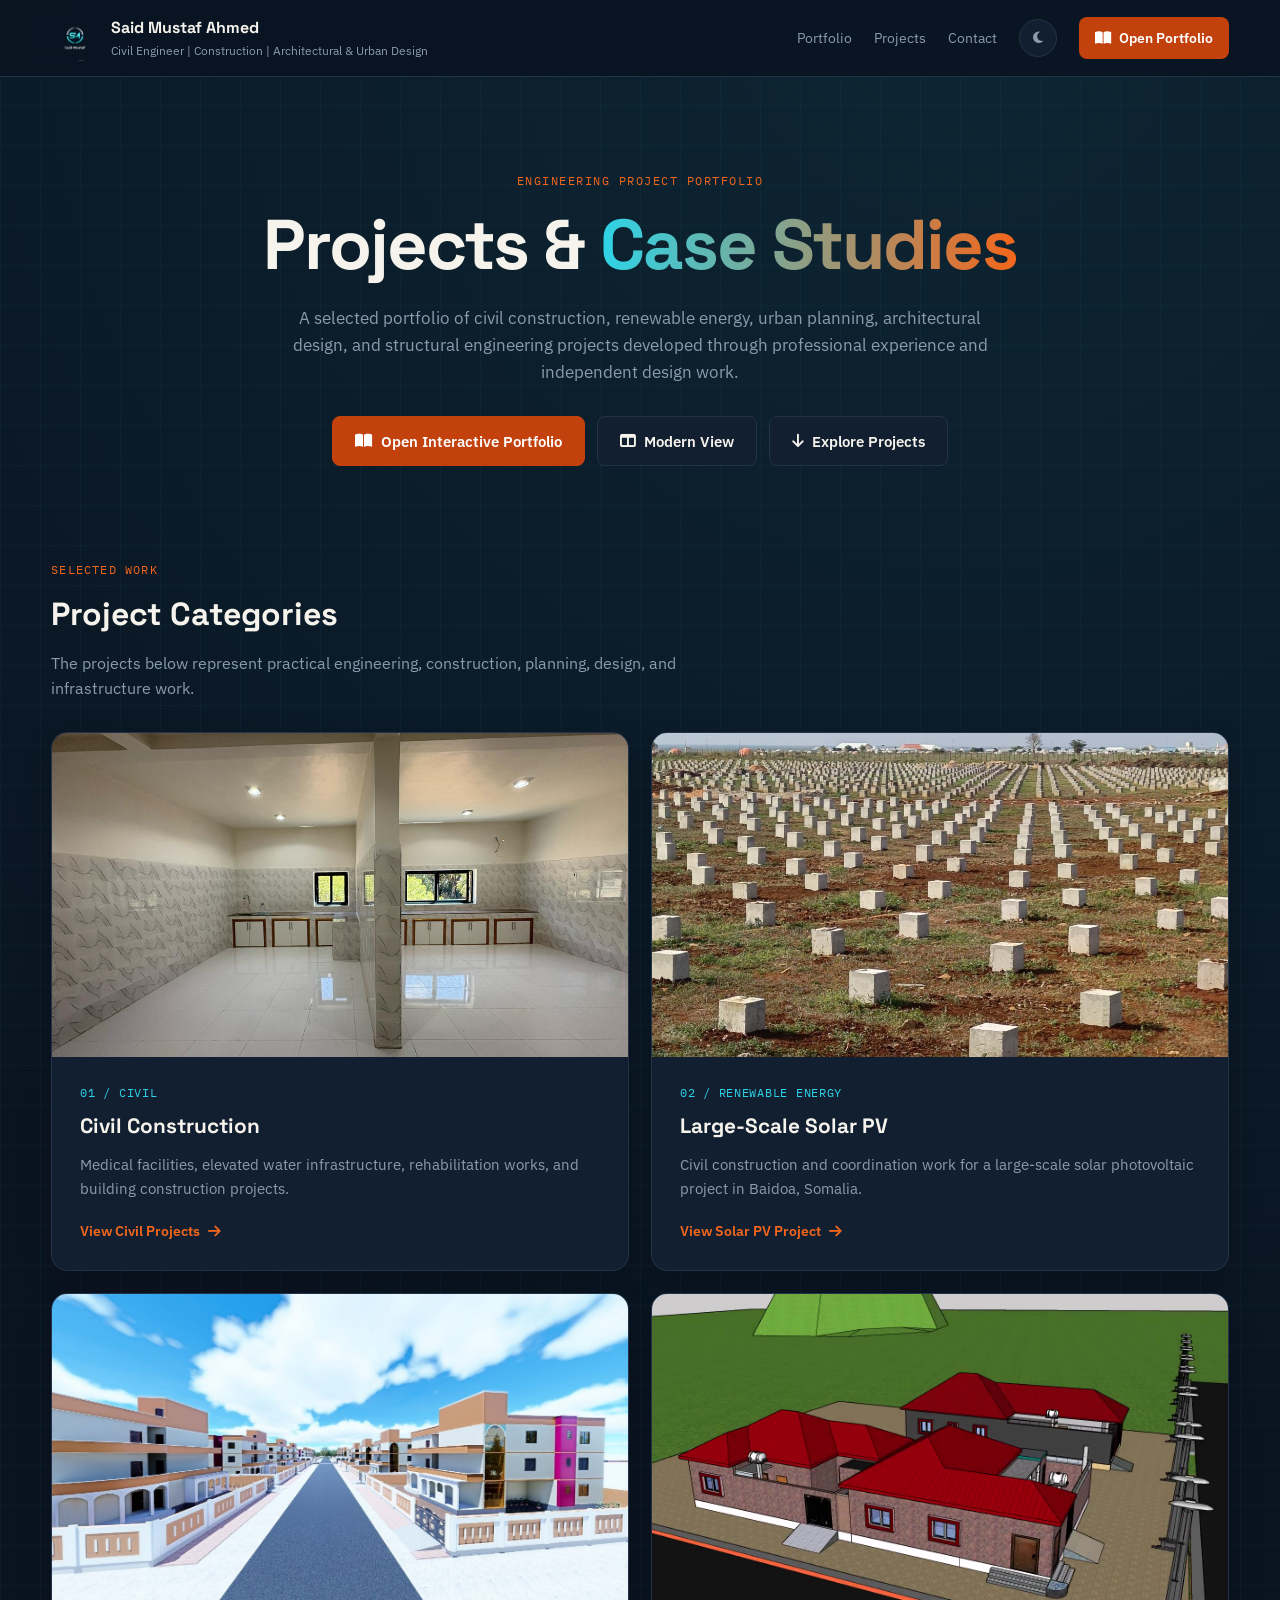
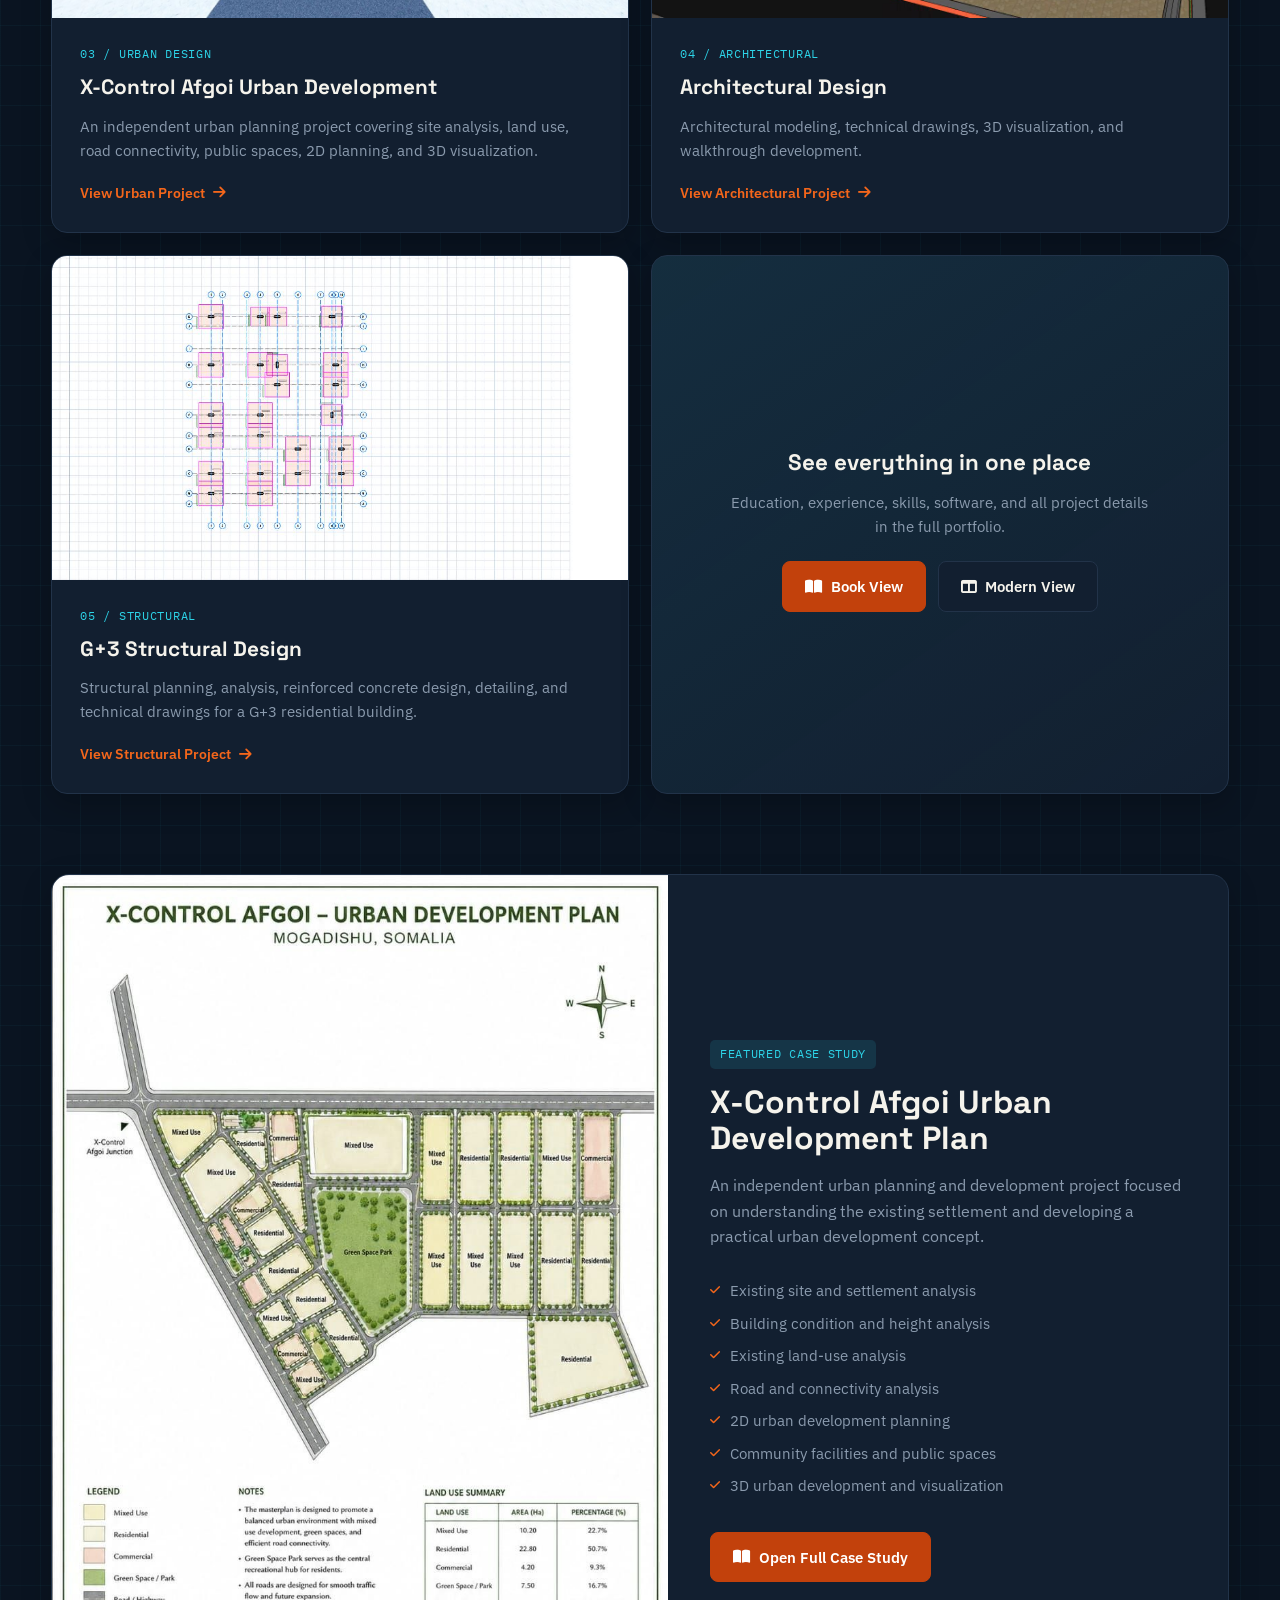
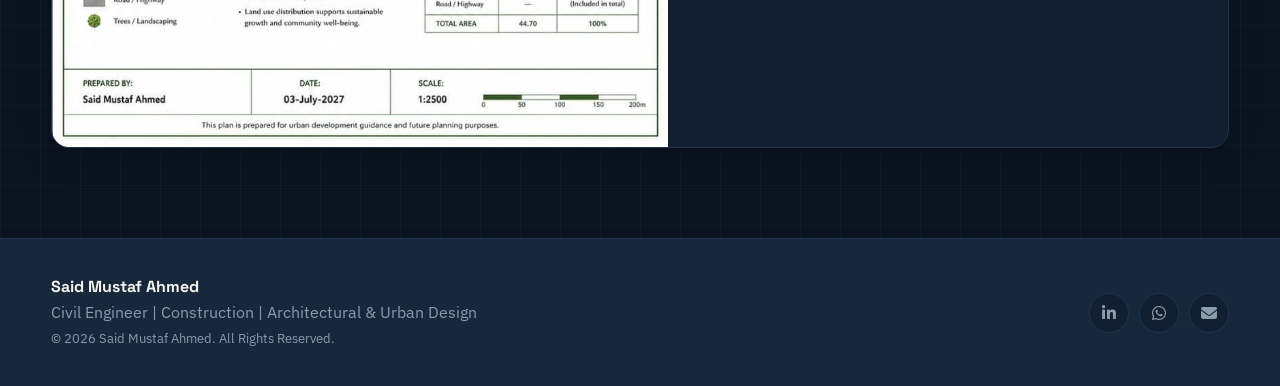
<file: projects.html>
<!DOCTYPE html>
<html lang="en">

<head>
    <meta charset="UTF-8">
    <meta name="viewport" content="width=device-width, initial-scale=1.0">

    <!-- SEO -->
    <meta name="description"
        content="Explore the engineering and design projects of Said Mustaf Ahmed, including civil construction, renewable energy, urban planning, architectural design, and structural engineering projects in Somalia.">
    <meta name="keywords"
        content="Said Mustaf Ahmed Projects, Civil Engineering Projects, Construction Projects Somalia, Solar PV Somalia, Urban Planning Afgoi, Architectural Design, Structural Engineering">
    <meta name="author" content="Said Mustaf Ahmed">
    <meta name="robots" content="index, follow">
    <meta name="theme-color" content="#0A1421">

    <!-- Open Graph (use an absolute https:// URL for og:image once the site is online) -->
    <meta property="og:title" content="Projects | Said Mustaf Ahmed | Civil Engineer">
    <meta property="og:description"
        content="Explore civil construction, renewable energy, urban planning, architectural, and structural engineering projects.">
    <meta property="og:image" content="assets/hero.png">
    <meta property="og:type" content="website">
    <meta name="twitter:card" content="summary_large_image">

    <link rel="icon" href="assets/darl.png">

    <title>Projects | Said Mustaf Ahmed | Civil Engineer | Construction | Architectural &amp; Urban Design</title>

    <!-- Fonts + icons (same as the main portfolio) -->
    <link rel="preconnect" href="https://fonts.googleapis.com">
    <link rel="preconnect" href="https://fonts.gstatic.com" crossorigin>
    <link
        href="https://fonts.googleapis.com/css2?family=Space+Grotesk:wght@500;600;700&family=IBM+Plex+Sans:wght@300;400;500;600;700&family=IBM+Plex+Mono:wght@400;500;600&display=swap"
        rel="stylesheet">
    <link rel="stylesheet" href="https://cdnjs.cloudflare.com/ajax/libs/font-awesome/6.4.0/css/all.min.css">

    <style>
        /* Same design tokens as style.css so both pages feel like one site */
        :root {
            --bg: #0A1421;
            --surface: #121F30;
            --surface-2: #17283C;
            --border: #223349;
            --text: #F5F3EC;
            --muted: #8B9BAE;
            --primary: #F4661B;
            --primary-strong: #C2410C;
            --primary-strong-hover: #9A3412;
            --cyan: #2DD4E8;
            --cyan-rgb: 45, 212, 232;
            --nav-bg: rgba(10, 20, 33, 0.88);
            --shadow: 0 10px 30px rgba(0, 0, 0, 0.22);
        }

        body.light-theme {
            --bg: #F6F4EC;
            --surface: #FFFFFF;
            --surface-2: #EFEBDD;
            --border: #DEDACB;
            --text: #16202C;
            --muted: #4F5F70;
            --primary: #C2410C;
            --cyan: #0E7490;
            --cyan-rgb: 14, 116, 144;
            --nav-bg: rgba(246, 244, 236, 0.92);
            --shadow: 0 8px 24px rgba(22, 32, 44, 0.08);
        }

        * { box-sizing: border-box; margin: 0; padding: 0; }

        html { scroll-behavior: smooth; scroll-padding-top: 90px; }

        body {
            font-family: "IBM Plex Sans", system-ui, sans-serif;
            background:
                radial-gradient(circle at 75% 0%, rgba(var(--cyan-rgb), 0.09), transparent 40%),
                repeating-linear-gradient(0deg, rgba(var(--cyan-rgb), 0.04) 0 1px, transparent 1px 40px),
                repeating-linear-gradient(90deg, rgba(var(--cyan-rgb), 0.04) 0 1px, transparent 1px 40px),
                var(--bg);
            color: var(--text);
            min-height: 100vh;
            line-height: 1.6;
            transition: background-color .3s, color .3s;
        }

        a { color: inherit; text-decoration: none; }
        img { max-width: 100%; display: block; }
        .container { width: min(1180px, 92%); margin: auto; }

        :focus-visible { outline: 2px solid var(--cyan); outline-offset: 3px; border-radius: 4px; }

        /* HEADER */
        header {
            position: sticky; top: 0; z-index: 100;
            background: var(--nav-bg);
            -webkit-backdrop-filter: blur(12px); backdrop-filter: blur(12px);
            border-bottom: 1px solid var(--border);
        }
        .nav { min-height: 76px; display: flex; align-items: center; justify-content: space-between; gap: 20px; }
        .brand { display: flex; align-items: center; gap: 12px; min-width: 0; }
        .brand img { width: 48px; height: 48px; object-fit: contain; border-radius: 50%; }
        .brand-text strong { display: block; font-family: "Space Grotesk", sans-serif; font-size: 1rem; }
        .brand-text span { color: var(--muted); font-size: .76rem; display: block; }
        .nav-links { display: flex; align-items: center; gap: 22px; }
        .nav-links a { color: var(--muted); font-size: .9rem; transition: .25s; }
        .nav-links a:hover { color: var(--text); }
        .theme-toggle {
            width: 38px; height: 38px; display: grid; place-items: center;
            border: 1px solid var(--border); border-radius: 50%;
            background: var(--surface); color: var(--muted); cursor: pointer; transition: .25s;
        }
        .theme-toggle:hover { color: var(--text); }
        .nav-button {
            display: inline-flex; align-items: center; gap: 8px;
            padding: 9px 16px; border-radius: 8px;
            background: var(--primary-strong); color: #fff !important; font-weight: 600;
        }
        .nav-button:hover { background: var(--primary-strong-hover); }

        /* HERO */
        .hero { padding: 90px 0 60px; text-align: center; }
        .eyebrow {
            display: inline-block; margin-bottom: 18px;
            font-family: "IBM Plex Mono", monospace; font-size: .78rem;
            letter-spacing: .12em; text-transform: uppercase; color: var(--primary);
        }
        .hero h1 {
            max-width: 850px; margin: auto;
            font-family: "Space Grotesk", sans-serif;
            font-size: clamp(2.4rem, 6vw, 4.4rem); line-height: 1.05; letter-spacing: -.03em;
        }
        .hero h1 span { background: linear-gradient(90deg, var(--cyan), var(--primary)); -webkit-background-clip: text; background-clip: text; -webkit-text-fill-color: transparent; }
        .hero p { max-width: 720px; margin: 22px auto 0; color: var(--muted); font-size: 1.05rem; }
        .hero-actions { display: flex; justify-content: center; flex-wrap: wrap; gap: 12px; margin-top: 30px; }

        .btn {
            display: inline-flex; align-items: center; justify-content: center; gap: 9px;
            padding: 12px 22px; border-radius: 8px; border: 1px solid var(--border);
            font-weight: 600; font-size: .95rem; transition: .25s;
        }
        .btn:hover { transform: translateY(-2px); }
        .btn-primary { background: var(--primary-strong); border-color: var(--primary-strong); color: #fff; }
        .btn-primary:hover { background: var(--primary-strong-hover); border-color: var(--primary-strong-hover); }
        .btn-secondary { background: var(--surface); }
        .btn-secondary:hover { border-color: var(--primary); color: var(--primary); }

        /* PROJECT CARDS */
        .projects-section { padding: 30px 0 80px; }
        .section-heading { margin-bottom: 30px; }
        .section-heading > span {
            color: var(--primary); font-family: "IBM Plex Mono", monospace;
            font-size: .75rem; text-transform: uppercase; letter-spacing: .1em;
        }
        .section-heading h2 { margin-top: 8px; font-family: "Space Grotesk", sans-serif; font-size: 2rem; }
        .section-heading p { margin-top: 10px; max-width: 720px; color: var(--muted); }

        .project-grid { display: grid; grid-template-columns: repeat(2, 1fr); gap: 22px; }

        .project-card {
            display: flex; flex-direction: column; overflow: hidden;
            border: 1px solid var(--border); border-radius: 16px;
            background: var(--surface); box-shadow: var(--shadow);
            transition: transform .25s, border-color .25s;
        }
        .project-card:hover { transform: translateY(-4px); border-color: var(--primary); }
        .project-thumb { aspect-ratio: 16 / 9; background: var(--surface-2); overflow: hidden; }
        .project-thumb img { width: 100%; height: 100%; object-fit: cover; transition: transform .5s; }
        .project-card:hover .project-thumb img { transform: scale(1.04); }
        .project-body { display: flex; flex-direction: column; flex: 1; padding: 26px 28px 28px; }
        .project-number {
            font-family: "IBM Plex Mono", monospace; color: var(--cyan);
            font-size: .75rem; letter-spacing: .06em;
        }
        .project-card h3 { font-family: "Space Grotesk", sans-serif; font-size: 1.3rem; margin: 8px 0 10px; }
        .project-card p { color: var(--muted); font-size: .94rem; }
        .project-link {
            display: inline-flex; align-items: center; gap: 8px; margin-top: auto; padding-top: 18px;
            color: var(--primary); font-size: .9rem; font-weight: 600;
        }
        .project-link:hover { text-decoration: underline; }

        .cta-card {
            justify-content: center; text-align: center; padding: 34px 28px;
            background: linear-gradient(145deg, rgba(var(--cyan-rgb), .08), transparent), var(--surface);
        }
        .cta-card h3 { font-family: "Space Grotesk", sans-serif; font-size: 1.4rem; margin-bottom: 10px; }
        .cta-card p { color: var(--muted); max-width: 420px; margin: 0 auto 22px; }
        .cta-card .hero-actions { margin-top: 0; }

        /* FEATURED */
        .featured { padding: 0 0 90px; }
        .featured-box {
            display: grid; grid-template-columns: 1.1fr 1fr;
            border: 1px solid var(--border); border-radius: 18px; overflow: hidden;
            background: var(--surface); box-shadow: var(--shadow);
        }
        .featured-image { min-height: 430px; background: var(--surface-2); }
        .featured-image img { width: 100%; height: 100%; object-fit: cover; }
        .featured-content { padding: 42px; display: flex; flex-direction: column; justify-content: center; }
        .tag {
            display: inline-flex; width: fit-content; padding: 5px 10px; border-radius: 5px; margin-bottom: 15px;
            background: rgba(var(--cyan-rgb), .12); color: var(--cyan);
            font-family: "IBM Plex Mono", monospace; font-size: .72rem; letter-spacing: .06em;
        }
        .featured-content h2 { font-family: "Space Grotesk", sans-serif; font-size: 2rem; line-height: 1.15; }
        .featured-content p { margin-top: 16px; color: var(--muted); }
        .case-list { list-style: none; margin-top: 20px; }
        .case-list li { display: flex; gap: 10px; margin: 9px 0; color: var(--muted); font-size: .92rem; }
        .case-list i { color: var(--primary); margin-top: 6px; font-size: .72rem; }
        .featured-cta { margin-top: 25px; }

        /* FOOTER */
        footer { border-top: 1px solid var(--border); padding: 35px 0; color: var(--muted); background: var(--surface-2); }
        .footer-inner { display: flex; justify-content: space-between; align-items: center; gap: 20px; }
        footer strong { color: var(--text); font-family: "Space Grotesk", sans-serif; }
        .socials { display: flex; gap: 10px; }
        .socials a {
            width: 40px; height: 40px; display: grid; place-items: center;
            border: 1px solid var(--border); border-radius: 50%; background: var(--surface); transition: .25s;
        }
        .socials a:hover { color: #fff; background: var(--primary-strong); border-color: var(--primary-strong); }

        @media (max-width: 800px) {
            .nav-links .hide-sm { display: none; }
            .nav-links { gap: 12px; }
            .brand-text span { display: none; }
            .project-grid, .featured-box { grid-template-columns: 1fr; }
            .featured-image { min-height: 240px; }
            .featured-content { padding: 28px; }
            .hero { padding-top: 60px; }
            .footer-inner { flex-direction: column; text-align: center; }
        }

        @media (prefers-reduced-motion: reduce) {
            html { scroll-behavior: auto; }
            * { transition-duration: .01ms !important; }
        }
    </style>
</head>

<body>
    <script>
        try { if (localStorage.getItem("theme") === "light") document.body.classList.add("light-theme"); } catch (e) { }
    </script>

    <!-- HEADER -->
    <header>
        <div class="container nav">

            <a href="index.html" class="brand" aria-label="Said Mustaf Ahmed — home">
                <img src="assets/darl.png" alt="Said Mustaf Ahmed">
                <div class="brand-text">
                    <strong>Said Mustaf Ahmed</strong>
                    <span>Civil Engineer | Construction | Architectural &amp; Urban Design</span>
                </div>
            </a>

            <nav class="nav-links" aria-label="Main">
                <a href="index.html" class="hide-sm">Portfolio</a>
                <a href="#projects" class="hide-sm">Projects</a>
                <a href="index.html#contact" class="hide-sm">Contact</a>

                <button type="button" class="theme-toggle" aria-label="Switch to light theme">
                    <i class="fa-solid fa-moon"></i>
                </button>

                <a href="index.html" class="nav-button">
                    <i class="fa-solid fa-book-open"></i>
                    Open Portfolio
                </a>
            </nav>

        </div>
    </header>


    <main>

        <!-- HERO -->
        <section class="hero">
            <div class="container">

                <span class="eyebrow">Engineering Project Portfolio</span>

                <h1>Projects &amp; <span>Case Studies</span></h1>

                <p>
                    A selected portfolio of civil construction, renewable energy,
                    urban planning, architectural design, and structural engineering
                    projects developed through professional experience and independent
                    design work.
                </p>

                <div class="hero-actions">
                    <a href="index.html?view=book" class="btn btn-primary">
                        <i class="fa-solid fa-book-open"></i>
                        Open Interactive Portfolio
                    </a>
                    <a href="index.html?view=modern" class="btn btn-secondary">
                        <i class="fa-solid fa-table-columns"></i>
                        Modern View
                    </a>
                    <a href="#projects" class="btn btn-secondary">
                        <i class="fa-solid fa-arrow-down"></i>
                        Explore Projects
                    </a>
                </div>

            </div>
        </section>


        <!-- PROJECT CATEGORIES -->
        <section class="projects-section" id="projects">
            <div class="container">

                <div class="section-heading">
                    <span>Selected Work</span>
                    <h2>Project Categories</h2>
                    <p>
                        The projects below represent practical engineering,
                        construction, planning, design, and infrastructure work.
                    </p>
                </div>

                <div class="project-grid">

                    <article class="project-card">
                        <div class="project-thumb">
                            <img src="assets/insidemedicalhousemadina.jpeg" alt="Medical house construction at Madina Hospital" loading="lazy">
                        </div>
                        <div class="project-body">
                            <span class="project-number">01 / CIVIL</span>
                            <h3>Civil Construction</h3>
                            <p>Medical facilities, elevated water infrastructure, rehabilitation works, and building construction projects.</p>
                            <a href="index.html#civil" class="project-link">View Civil Projects <i class="fa-solid fa-arrow-right"></i></a>
                        </div>
                    </article>

                    <article class="project-card">
                        <div class="project-thumb">
                            <img src="assets/baidoa-solar-project.jpg" alt="Large-scale solar PV project in Baidoa" loading="lazy">
                        </div>
                        <div class="project-body">
                            <span class="project-number">02 / RENEWABLE ENERGY</span>
                            <h3>Large-Scale Solar PV</h3>
                            <p>Civil construction and coordination work for a large-scale solar photovoltaic project in Baidoa, Somalia.</p>
                            <a href="index.html#solar" class="project-link">View Solar PV Project <i class="fa-solid fa-arrow-right"></i></a>
                        </div>
                    </article>

                    <article class="project-card">
                        <div class="project-thumb">
                            <img src="assets/xcontrol-afgoi-3d-view-1.jpg" alt="X-Control Afgoi 3D urban development view" loading="lazy">
                        </div>
                        <div class="project-body">
                            <span class="project-number">03 / URBAN DESIGN</span>
                            <h3>X-Control Afgoi Urban Development</h3>
                            <p>An independent urban planning project covering site analysis, land use, road connectivity, public spaces, 2D planning, and 3D visualization.</p>
                            <a href="index.html#urban" class="project-link">View Urban Project <i class="fa-solid fa-arrow-right"></i></a>
                        </div>
                    </article>

                    <article class="project-card">
                        <div class="project-thumb">
                            <img src="assets/architectural-poster.jpg" alt="3D architectural walkthrough" loading="lazy">
                        </div>
                        <div class="project-body">
                            <span class="project-number">04 / ARCHITECTURAL</span>
                            <h3>Architectural Design</h3>
                            <p>Architectural modeling, technical drawings, 3D visualization, and walkthrough development.</p>
                            <a href="index.html#architectural" class="project-link">View Architectural Project <i class="fa-solid fa-arrow-right"></i></a>
                        </div>
                    </article>

                    <article class="project-card">
                        <div class="project-thumb">
                            <img src="assets/g3-residential-structural-design.jpg" alt="G+3 residential building structural design" loading="lazy">
                        </div>
                        <div class="project-body">
                            <span class="project-number">05 / STRUCTURAL</span>
                            <h3>G+3 Structural Design</h3>
                            <p>Structural planning, analysis, reinforced concrete design, detailing, and technical drawings for a G+3 residential building.</p>
                            <a href="index.html#structural" class="project-link">View Structural Project <i class="fa-solid fa-arrow-right"></i></a>
                        </div>
                    </article>

                    <article class="project-card cta-card">
                        <h3>See everything in one place</h3>
                        <p>Education, experience, skills, software, and all project details in the full portfolio.</p>
                        <div class="hero-actions">
                            <a href="index.html?view=book" class="btn btn-primary"><i class="fa-solid fa-book-open"></i> Book View</a>
                            <a href="index.html?view=modern" class="btn btn-secondary"><i class="fa-solid fa-table-columns"></i> Modern View</a>
                        </div>
                    </article>

                </div>
            </div>
        </section>


        <!-- FEATURED PROJECT -->
        <section class="featured">
            <div class="container">
                <div class="featured-box">

                    <div class="featured-image">
                        <img src="assets/xcontrol-afgoi-urban-plan.jpg" alt="X-Control Afgoi Urban Development Plan" loading="lazy">
                    </div>

                    <div class="featured-content">
                        <span class="tag">FEATURED CASE STUDY</span>
                        <h2>X-Control Afgoi Urban Development Plan</h2>
                        <p>
                            An independent urban planning and development project
                            focused on understanding the existing settlement and
                            developing a practical urban development concept.
                        </p>

                        <ul class="case-list">
                            <li><i class="fa-solid fa-check"></i> Existing site and settlement analysis</li>
                            <li><i class="fa-solid fa-check"></i> Building condition and height analysis</li>
                            <li><i class="fa-solid fa-check"></i> Existing land-use analysis</li>
                            <li><i class="fa-solid fa-check"></i> Road and connectivity analysis</li>
                            <li><i class="fa-solid fa-check"></i> 2D urban development planning</li>
                            <li><i class="fa-solid fa-check"></i> Community facilities and public spaces</li>
                            <li><i class="fa-solid fa-check"></i> 3D urban development and visualization</li>
                        </ul>

                        <div class="featured-cta">
                            <a href="index.html#urban" class="btn btn-primary">
                                <i class="fa-solid fa-book-open"></i>
                                Open Full Case Study
                            </a>
                        </div>
                    </div>

                </div>
            </div>
        </section>

    </main>


    <!-- FOOTER -->
    <footer>
        <div class="container footer-inner">

            <div>
                <strong>Said Mustaf Ahmed</strong>
                <p>Civil Engineer | Construction | Architectural &amp; Urban Design</p>
                <small>&copy; 2026 Said Mustaf Ahmed. All Rights Reserved.</small>
            </div>

            <div class="socials">
                <a href="https://www.linkedin.com/in/said-mustaf-ahmed-91b057261" target="_blank" rel="noopener noreferrer" aria-label="LinkedIn"><i class="fa-brands fa-linkedin-in"></i></a>
                <a href="https://wa.me/252615189112" target="_blank" rel="noopener noreferrer" aria-label="WhatsApp"><i class="fa-brands fa-whatsapp"></i></a>
                <a href="mailto:smustafahmed@gmail.com" aria-label="Email"><i class="fa-solid fa-envelope"></i></a>
            </div>

        </div>
    </footer>

    <script>
        (function () {
            var btn = document.querySelector(".theme-toggle");
            var meta = document.querySelector('meta[name="theme-color"]');
            function paint() {
                var light = document.body.classList.contains("light-theme");
                btn.querySelector("i").className = light ? "fa-solid fa-sun" : "fa-solid fa-moon";
                btn.setAttribute("aria-label", light ? "Switch to dark theme" : "Switch to light theme");
                if (meta) meta.setAttribute("content", light ? "#F6F4EC" : "#0A1421");
            }
            btn.addEventListener("click", function () {
                document.body.classList.toggle("light-theme");
                try { localStorage.setItem("theme", document.body.classList.contains("light-theme") ? "light" : "dark"); } catch (e) { }
                paint();
            });
            paint();
        })();
    </script>
</body>

</html>
</file>
